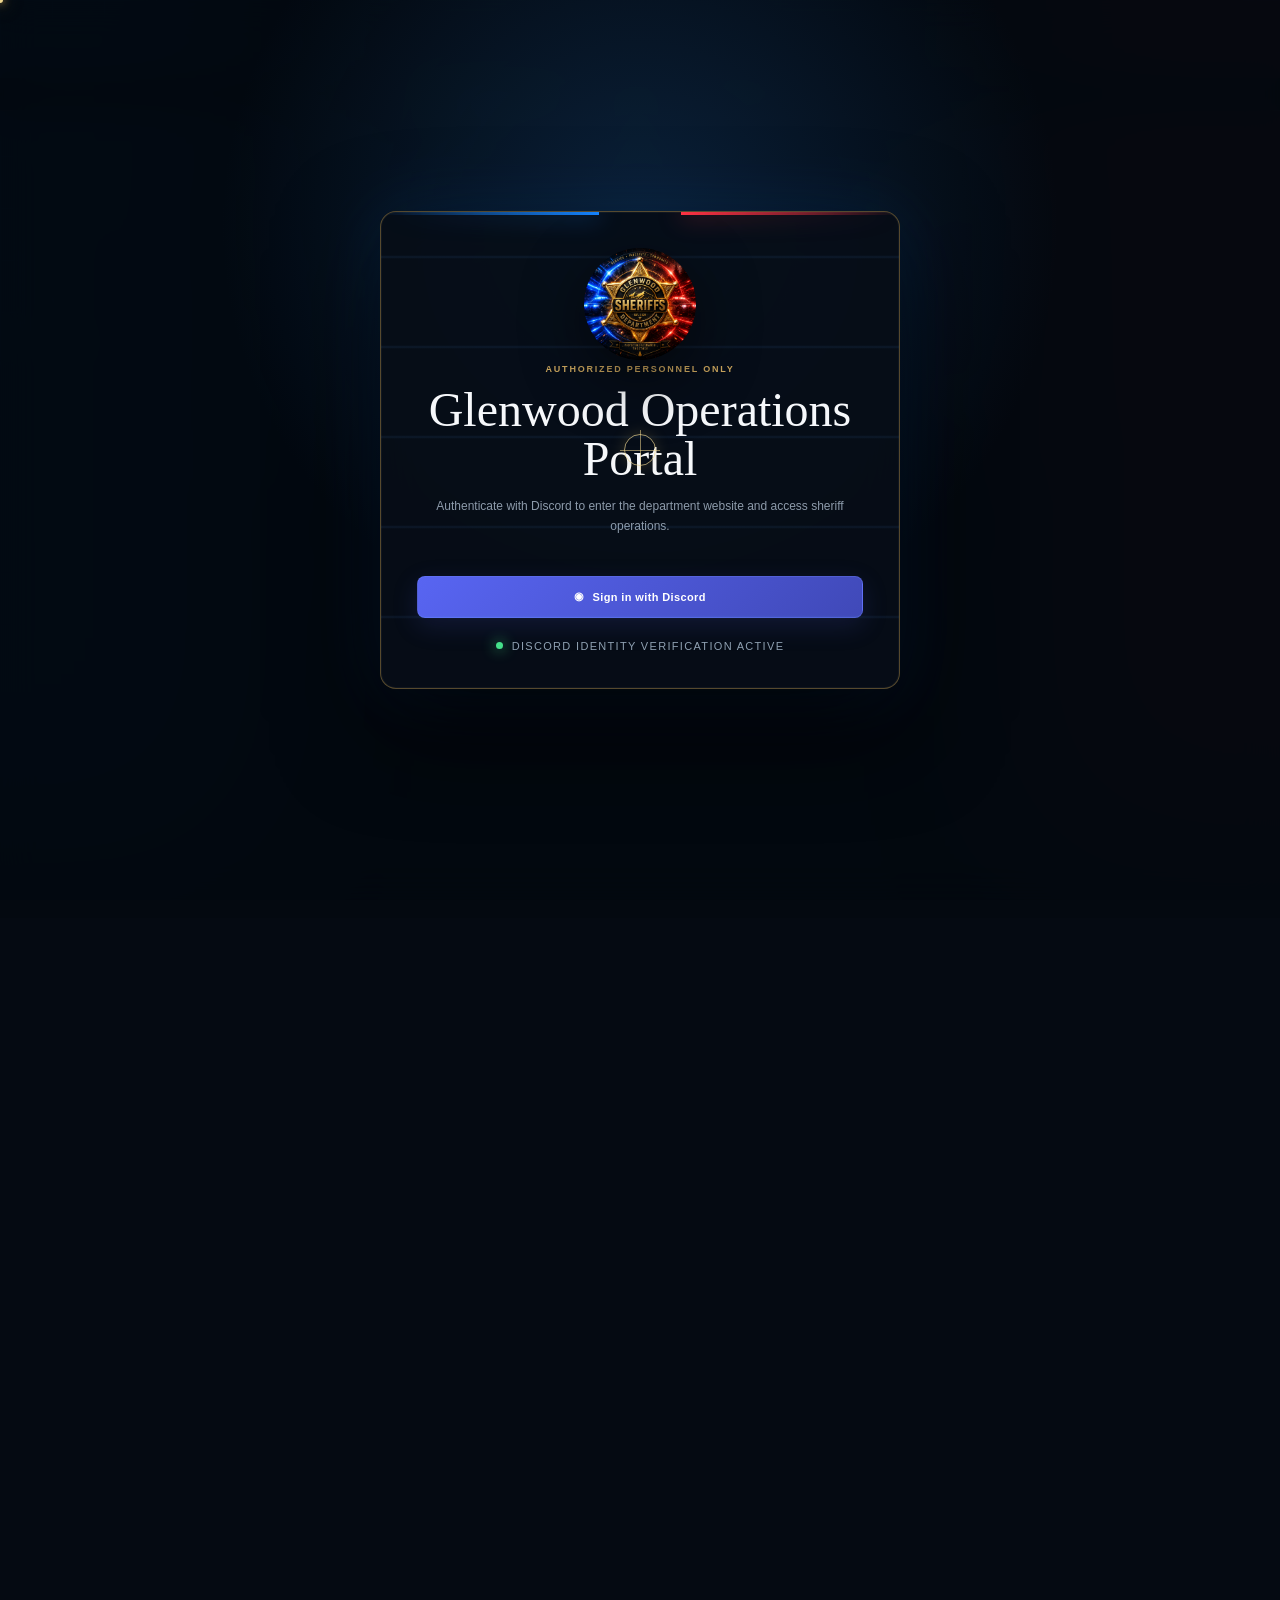
<file: index.html>
<!doctype html>
<html lang="en">
<head>
  <meta charset="UTF-8">
  <meta name="viewport" content="width=device-width, initial-scale=1, viewport-fit=cover">
  <meta name="theme-color" content="#050a12">
  <meta name="description" content="Official community portal for the Glenwood Sheriff's Department Arma Reforger roleplay server.">
  <meta property="og:title" content="Glenwood Sheriff's Department">
  <meta property="og:description" content="A Discord-secured, immersive command portal for the Glenwood Sheriff's Department.">
  <meta property="og:image" content="https://glenwoodsheriffs.github.io/glenwood-sheriffs-paperwork-portal/assets/social-preview.png">
  <meta name="twitter:card" content="summary_large_image">
  <title>Glenwood Sheriff's Department | Arma Reforger RP</title>
  <link rel="icon" href="assets/crest.png">
  <link rel="stylesheet" href="style.css?v=19">
  <script src="script.js?v=19" defer></script>
</head>
<body data-page="public" class="auth-pending">
  <section class="site-login-gate" id="site-login-gate" aria-labelledby="site-login-title">
    <div class="gate-card site-gate-card">
      <div class="gate-scan" aria-hidden="true"></div>
      <img src="assets/crest.png" alt="Glenwood Sheriff's Department badge">
      <p class="eyebrow">AUTHORIZED PERSONNEL ONLY</p>
      <h1 id="site-login-title">Glenwood Operations Portal</h1>
      <p>Authenticate with Discord to enter the department website and access sheriff operations.</p>
      <button class="discord-button staff-login" type="button"><span>◉</span> Sign in with Discord</button>
      <div class="gate-security"><span></span> Discord identity verification active</div>
    </div>
  </section>
  <div class="site-background" aria-hidden="true"></div>
  <div class="tactical-grid" aria-hidden="true"></div>
  <div class="emergency-wash" aria-hidden="true"><i></i><i></i></div>

  <header class="site-header" id="top">
    <a class="brand" href="#top" aria-label="Glenwood Sheriff's Department home">
      <img src="assets/crest.png" alt="Glenwood Sheriff's Department badge">
      <span><strong>GLENWOOD</strong><small>SHERIFF'S DEPARTMENT</small></span>
    </a>
    <button class="mobile-toggle" type="button" aria-label="Open navigation" aria-expanded="false">☰</button>
    <nav class="main-nav" aria-label="Main navigation">
      <a href="#department">Department</a><a href="#roster">Roster</a><a href="#records">Arrest Reports</a><a href="#status">Server Status</a>
    </nav>
    <div class="session-chip"><img id="portal-avatar" src="assets/crest.png" alt=""><span><small>SECURE SESSION</small><b id="portal-username">Authorized</b></span></div>
    <button class="discord-button staff-login" type="button"><span>▣</span> Open MDT</button>
  </header>

  <div class="ops-ticker" aria-label="Department operations ticker"><span class="online-beacon"></span><b>GSD OPERATIONS ACTIVE</b><i></i><span>DISPATCH: PRIMARY</span><i></i><span>PATROL STATUS: 10-8</span><i></i><span id="portal-clock">--:--:--</span></div>

  <main>
    <section class="hero" aria-labelledby="hero-title">
      <div class="hero-copy reveal">
        <p class="eyebrow">ARMA REFORGER ROLEPLAY · LAW ENFORCEMENT</p>
        <h1 id="hero-title">Honor in service.<br><span>Strength in community.</span></h1>
        <p class="hero-lede">Serving the citizens of Glenwood through professionalism, integrity, and realistic law-enforcement roleplay.</p>
        <div class="hero-actions"><a class="button gold" href="#records">File arrest report</a><a class="button ghost" href="dashboard.html">Enter command center</a></div>
        <div class="unit-strip"><span>01</span><p><b>Professional RP</b><small>Structured patrol and investigations</small></p><span>02</span><p><b>Active Command</b><small>Training, leadership, and support</small></p></div>
      </div>
      <div class="hero-visual reveal delay-1">
        <div class="crest-halo"></div><img class="hero-crest" src="assets/crest.png" alt="Glenwood Sheriff's Department emblem">
        <!-- OPTIONAL LOOPING GIF: replace the source below with assets/flashing-lightbar.gif -->
        <img class="gif-placeholder lightbar-gif" src="assets/background.gif" alt="Animated red and blue emergency lights">
        <div class="status-float"><span class="online-beacon"></span><div><small>DISPATCH NETWORK</small><strong>SERVER ONLINE</strong></div></div>
      </div>
    </section>

    <section class="quick-ops section-shell" aria-labelledby="quick-ops-title">
      <div class="section-heading"><p class="eyebrow">AUTHORIZED QUICK ACCESS</p><h2 id="quick-ops-title">Department operations</h2></div>
      <div class="quick-ops-grid">
        <a href="#records"><span>01</span><div><b>New Arrest Report</b><small>File an official report for command review</small></div><i>→</i></a>
        <a href="dashboard.html#dispatch"><span>02</span><div><b>Dispatch Board</b><small>Manage active calls and unit assignments</small></div><i>→</i></a>
        <a href="dashboard.html#bolo"><span>03</span><div><b>Active BOLOs</b><small>View and publish department alerts</small></div><i>→</i></a>
        <a href="dashboard.html#warrants"><span>04</span><div><b>Warrant Desk</b><small>File arrest and search-warrant requests</small></div><i>→</i></a>
      </div>
    </section>

    <section class="status-deck section-shell" id="status" aria-labelledby="status-title">
      <div class="section-heading"><p class="eyebrow">LIVE OPERATIONS</p><h2 id="status-title">Glenwood dispatch status</h2></div>
      <div class="status-grid">
        <article class="status-card primary"><div class="status-line"><span class="online-beacon"></span><b id="server-label">SERVER ONLINE</b></div><strong id="player-count">-- / --</strong><span>PLAYERS CONNECTED</span><small id="status-updated">Awaiting live endpoint configuration</small></article>
        <article class="status-card"><span>REGION</span><strong>North America</strong><small>Optimized for US roleplay sessions</small></article>
        <article class="status-card"><span>COMMUNICATIONS</span><strong>Discord Active</strong><small>Dispatch and staff coordination</small></article>
        <article class="status-card"><span>DEPARTMENT</span><strong>Patrol Active</strong><small>Command and field operations online</small></article>
      </div>
    </section>

    <section class="department section-shell" id="department">
      <div class="split-heading"><div><p class="eyebrow">ABOUT THE DEPARTMENT</p><h2>Built for serious roleplay.</h2></div><p>The Glenwood Sheriff's Department provides organized patrol, investigations, traffic enforcement, and public-safety roleplay across the server. Every deputy is expected to lead with maturity and respect.</p></div>
      <div class="value-grid"><article><span>01</span><h3>Service</h3><p>Support the community and make every interaction meaningful.</p></article><article><span>02</span><h3>Integrity</h3><p>Follow department standards and make fair, consistent decisions.</p></article><article><span>03</span><h3>Community</h3><p>Create memorable scenes that give every player room to participate.</p></article></div>
      <div class="division-grid">
        <article><span class="division-icon">★</span><div><small>DIVISION 01</small><h3>Patrol Operations</h3><p>Proactive patrol, traffic enforcement, emergency response, and community policing throughout Glenwood County.</p></div></article>
        <article><span class="division-icon">⌖</span><div><small>DIVISION 02</small><h3>Criminal Investigations</h3><p>Evidence-led investigations, interviews, case development, and inter-agency coordination.</p></div></article>
        <article><span class="division-icon">◈</span><div><small>DIVISION 03</small><h3>Special Response</h3><p>High-risk warrants, tactical incidents, critical response, and advanced operational support.</p></div></article>
      </div>
    </section>

    <section class="roster section-shell" id="roster">
      <div class="section-heading centered"><p class="eyebrow">CHAIN OF COMMAND</p><h2>Department roster</h2><p>Meet the command staff responsible for operations, training, and standards.</p></div>
      <div class="roster-grid"><article class="officer-card command"><div class="avatar">G</div><span class="rank">SHERIFF · ADMINISTRATOR</span><h3>Grizzly</h3><p>Department command, administration, and community leadership.</p><i class="online-dot"></i></article><article class="officer-card"><div class="avatar muted">C</div><span class="rank">UNDERSHERIFF</span><h3>Command Slot</h3><p>Operations oversight and deputy development.</p></article><article class="officer-card"><div class="avatar muted">P</div><span class="rank">PATROL DIVISION</span><h3>Field Operations</h3><p>Patrol response, traffic enforcement, investigations, and scene command.</p></article></div>
    </section>

    <section class="records section-shell" id="records">
      <div class="records-intro"><p class="eyebrow">SECURE RECORDS & FILING</p><h2>Create an arrest report</h2><p>Complete the guided fields and the system will format a professional Glenwood arrest report for command review.</p><div class="case-preview"><small>AUTOMATIC CASE NUMBER</small><strong id="case-number-preview">GSD-LOADING</strong><span>Generated when this form opens</span></div><div class="privacy-chip">◈ Authenticated department session</div></div>
      <div class="filing-panel">
        <form class="public-form active" id="incident-form" data-submission-type="arrest" novalidate>
          <div class="form-heading"><span>AR</span><div><h3>Glenwood Arrest Report</h3><p>Fields marked with an asterisk are required.</p></div><b class="draft-state">AUTO-SAVES</b></div>
          <input id="case-number" name="caseNumber" type="hidden">
          <fieldset><legend>Case & Officer Information</legend><div class="field-grid"><label><span>Date *</span><input name="date" type="date" required></label><label><span>Arresting Officer *</span><input name="arrestingOfficer" required maxlength="80" placeholder="James Daniel"></label><label><span>Badge Number *</span><input name="badgeNumber" required maxlength="20" inputmode="numeric" placeholder="19010"></label><label><span>Department</span><input name="department" value="Glenwood Sheriff’s Department" readonly></label></div></fieldset>
          <fieldset><legend>Suspect Information</legend><div class="field-grid"><label><span>Arrestee’s Name *</span><input name="arresteeName" required maxlength="100" placeholder="Full roleplay name"></label><label><span>Arrestee’s Gamertag *</span><input name="gamertag" required maxlength="80" placeholder="Xbox / platform name"></label><label class="wide"><span>Gang Affiliation <em>optional</em></span><input name="gangAffiliation" maxlength="100" placeholder="None known"></label></div></fieldset>
          <fieldset><legend>Criminal Charges</legend><div class="charge-builder" id="charge-builder"><div class="charge-row"><label><span>Charge *</span><input name="charge" required maxlength="160" placeholder="Attempted Murder of a Law Enforcement Officer"></label><label><span>Counts</span><input name="count" type="number" min="1" max="99" value="1" required></label><button type="button" class="remove-charge" aria-label="Remove charge">×</button></div></div><button class="add-charge" id="add-charge" type="button">+ Add another charge</button></fieldset>
          <fieldset><legend>Sentencing</legend><div class="field-grid"><label><span>Jail Sentence *</span><div class="input-suffix"><input name="jailSentence" type="number" min="0" max="999" required placeholder="45"><b>MINUTES</b></div></label><label><span>Fine *</span><input name="fine" required maxlength="50" placeholder="No Fine or $5,000"></label></div></fieldset>
          <fieldset><legend>Incident Summary</legend><div class="field-grid"><label class="wide"><span>Summary *</span><textarea name="incidentSummary" required maxlength="3000" placeholder="Describe why the suspect was taken into custody, the events leading to the arrest, and the final disposition."></textarea><small class="field-hint"><b id="summary-count">0</b> / 3000 characters</small></label><label class="wide"><span>Report Status *</span><select name="reportStatus" required><option>CLOSED / SUSPECT PROCESSED</option><option>OPEN / PENDING INVESTIGATION</option><option>REFERRED TO COMMAND</option></select></label></div></fieldset>
          <label class="consent"><input type="checkbox" required><span>I certify that this report is accurate and complete to the best of my knowledge.</span></label><button class="button gold submit-button" type="submit">File arrest report <b>→</b></button><output class="form-message" aria-live="polite"></output>
        </form>
      </div>
    </section>

    <section class="cta section-shell"><div><p class="eyebrow">COMMAND OPERATIONS</p><h2>Protect and serve Glenwood.</h2><p>Access reports, review active paperwork, and keep department operations moving.</p></div><a class="button gold" href="dashboard.html">Open MDT</a>
      <!-- OPTIONAL LOOPING GIF: replace with assets/radar-sweep.gif for a custom transparent radar animation -->
      <img class="gif-placeholder radar-gif" src="assets/background.gif" alt="Animated tactical radar sweep">
    </section>
  </main>

  <footer><a class="brand compact" href="#top"><img src="assets/crest.png" alt=""><span><strong>GLENWOOD</strong><small>SHERIFF'S DEPARTMENT</small></span></a><p>Arma Reforger roleplay community portal · Not affiliated with a real law-enforcement agency.</p><button class="text-button staff-login" type="button">Staff Login</button></footer>
  <div class="toast" role="status" aria-live="polite"></div>
</body>
</html>
</file>
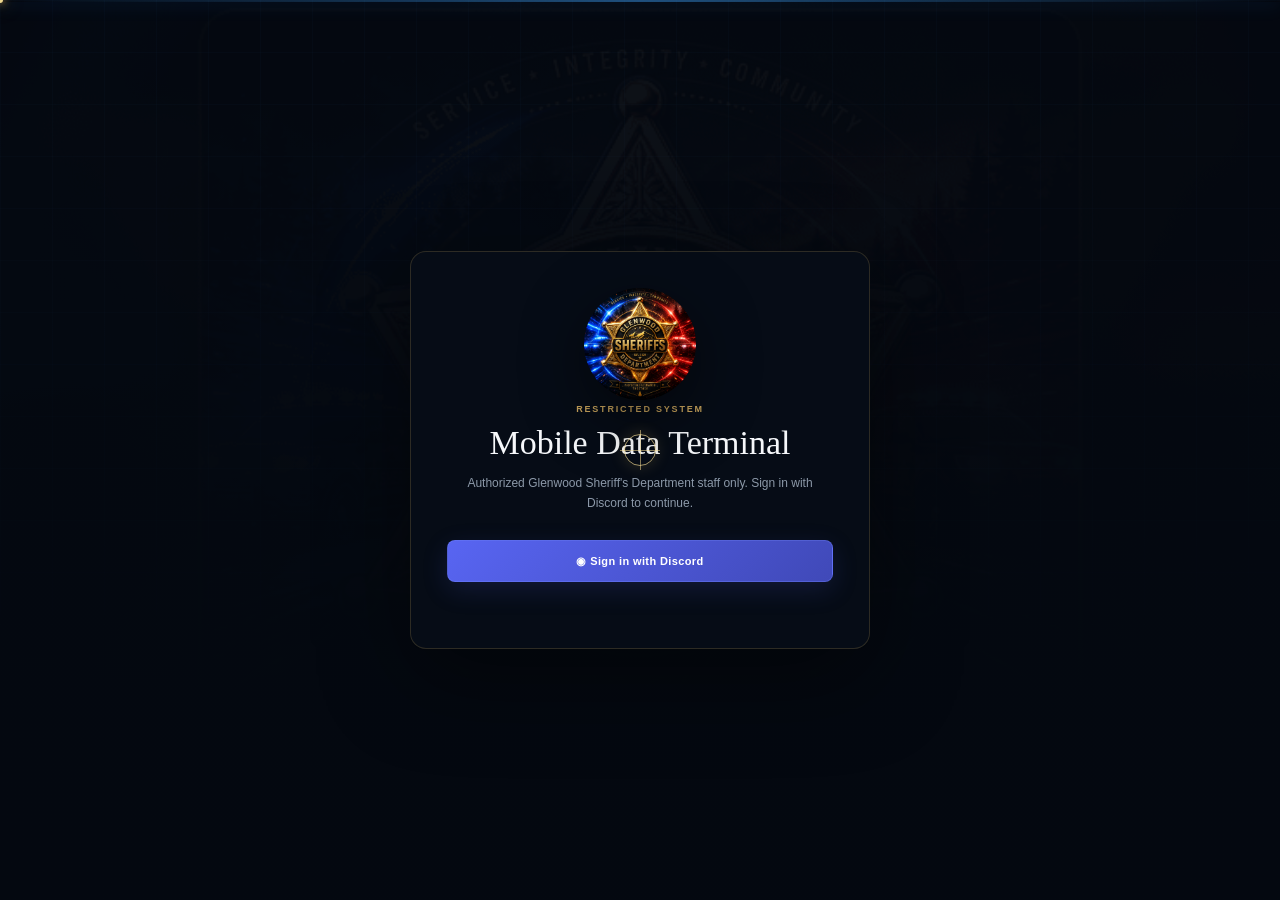
<file: dashboard.html>
<!doctype html>
<html lang="en">
<head>
  <meta charset="UTF-8">
  <meta name="viewport" content="width=device-width, initial-scale=1, viewport-fit=cover">
  <meta name="theme-color" content="#050a12">
  <meta name="robots" content="noindex,nofollow">
  <title>GSD Mobile Data Terminal</title>
  <link rel="icon" href="assets/crest.png">
  <link rel="stylesheet" href="style.css?v=19">
  <script src="script.js?v=19" defer></script>
</head>
<body data-page="dashboard" class="mdt-body">
  <div class="site-background dashboard-bg" aria-hidden="true"></div><div class="tactical-grid" aria-hidden="true"></div><div class="scanline" aria-hidden="true"></div>

  <section class="login-gate" id="login-gate">
    <div class="gate-card"><img src="assets/crest.png" alt="Glenwood Sheriff's Department badge"><p class="eyebrow">RESTRICTED SYSTEM</p><h1>Mobile Data Terminal</h1><p>Authorized Glenwood Sheriff's Department staff only. Sign in with Discord to continue.</p><button class="discord-button staff-login" type="button">◉ Sign in with Discord</button><output id="login-message" aria-live="polite"></output></div>
  </section>

  <div class="mdt-app" id="mdt-app" hidden>
    <aside class="mdt-sidebar">
      <a class="brand" href="index.html"><img src="assets/crest.png" alt=""><span><strong>GSD · MDT</strong><small>SECURE OPERATIONS</small></span></a>
      <nav><button class="mdt-nav active" data-panel="review"><span>▤</span> Records Desk</button><button class="mdt-nav" data-panel="warrants"><span>⚖</span> Warrant Desk <i id="nav-warrant-count">0</i></button><button class="mdt-nav" data-panel="dispatch"><span>⌁</span> Dispatch Board <i id="nav-call-count">0</i></button><button class="mdt-nav" data-panel="bolo"><span>◎</span> BOLO Network <i id="nav-bolo-count">0</i></button><button class="mdt-nav admin-only" data-panel="analytics"><span>▦</span> Administration</button><a class="mdt-nav" href="index.html"><span>←</span> Department Portal</a></nav>
      <div class="terminal-status"><span class="online-beacon"></span><div><b>TERMINAL ONLINE</b><small>Local records connection</small></div></div>
    </aside>

    <main class="mdt-main">
      <header class="mdt-header"><button class="mdt-mobile-toggle" type="button" aria-label="Toggle MDT menu">☰</button><div><p class="eyebrow">GLENWOOD SHERIFF'S DEPARTMENT</p><h1 id="mdt-panel-title">Records Desk</h1></div><div class="mdt-clock"><small>LOCAL TIME</small><strong id="mdt-clock">--:--:--</strong></div><div class="admin-identity"><img id="admin-avatar" src="assets/crest.png" alt="Signed-in sheriff avatar"><span><small id="admin-role">SHERIFF</small><strong id="admin-name">Deputy</strong></span><button id="logout-button" type="button" title="Log out">↪</button></div></header>

      <section class="mdt-content" id="review-panel">
        <div class="welcome-banner"><div><p class="eyebrow" id="clearance-message">DEPARTMENT ACCESS GRANTED</p><h2>Welcome back, <span id="welcome-name">Deputy</span>.</h2><p id="welcome-description">File operational records and maintain department workflow.</p></div><div class="clearance"><span>LEVEL</span><strong id="clearance-level">SHERIFF</strong></div></div>
        <div class="metric-grid"><article><span>TOTAL SUBMISSIONS</span><strong id="metric-total">0</strong><small>Local browser archive</small></article><article><span>PENDING REVIEW</span><strong id="metric-pending">0</strong><small>Awaiting command action</small></article><article><span>APPROVED</span><strong id="metric-approved">0</strong><small>Accepted paperwork</small></article><article><span>DENIED</span><strong id="metric-denied">0</strong><small>Declined paperwork</small></article></div>
        <div class="review-toolbar"><div><p class="eyebrow">SECURE INBOX</p><h2>Paperwork Review Desk</h2></div><label class="mdt-search">⌕<input id="submission-search" placeholder="Search reporter, location, or ID"></label><div class="filter-group" role="group" aria-label="Submission filters"><button class="filter active" data-filter="all">All</button><button class="filter" data-filter="pending">Pending</button><button class="filter" data-filter="approved">Approved</button><button class="filter" data-filter="denied">Denied</button></div></div>
        <div class="submission-list" id="submission-list"></div>
      </section>

      <section class="mdt-content" id="warrants-panel" hidden>
        <div class="workspace-heading"><div><p class="eyebrow">JUDICIAL REQUEST SYSTEM</p><h2>Warrant desk</h2><p>Sheriffs may file arrest and search-warrant requests. Command staff reviews final authorization.</p></div><button class="button gold" type="button" data-open-composer="warrant">+ File warrant</button></div>
        <div class="warrant-summary"><article><span>◷</span><div><small>PENDING COMMAND REVIEW</small><b id="warrants-pending">0</b></div></article><article><span>✓</span><div><small>APPROVED</small><b id="warrants-approved">0</b></div></article><article><span>×</span><div><small>DENIED</small><b id="warrants-denied">0</b></div></article></div>
        <div class="warrant-list" id="warrant-list"></div>
      </section>

      <section class="mdt-content" id="dispatch-panel" hidden>
        <div class="workspace-heading"><div><p class="eyebrow">COMPUTER-AIDED DISPATCH</p><h2>Active call board</h2><p>Track calls, urgency, responding units, and scene status.</p></div><button class="button gold" type="button" data-open-composer="call">+ Create call</button></div>
        <div class="dispatch-summary"><article><span class="pulse-red"></span><div><small>ACTIVE CALLS</small><b id="calls-active">0</b></div></article><article><span>◷</span><div><small>AWAITING UNITS</small><b id="calls-unassigned">0</b></div></article><article><span>✓</span><div><small>CLEARED TODAY</small><b id="calls-cleared">0</b></div></article></div>
        <div class="ops-list" id="dispatch-list"></div>
      </section>

      <section class="mdt-content" id="bolo-panel" hidden>
        <div class="workspace-heading"><div><p class="eyebrow">COUNTY-WIDE ALERT NETWORK</p><h2>Be on the lookout</h2><p>Publish priority alerts for wanted persons, vehicles, and officer-safety notices.</p></div><button class="button gold" type="button" data-open-composer="bolo">+ Publish BOLO</button></div>
        <div class="bolo-list" id="bolo-list"></div>
      </section>

      <section class="mdt-content" id="analytics-panel" hidden>
        <div class="section-heading"><p class="eyebrow">ADMINISTRATION</p><h2>Activity overview</h2><p>Local records management for this browser.</p></div>
        <div class="admin-tool-grid"><article><h3>Export records</h3><p>Download a JSON backup of all locally cached department reports.</p><button class="button gold" id="export-records">Export backup</button></article><article><h3>Import records</h3><p>Restore a compatible Glenwood records backup.</p><label class="button ghost upload-button">Choose backup<input id="import-records" type="file" accept="application/json,.json"></label></article><article><h3>Clear archive</h3><p>Permanently remove all locally cached reports from this browser.</p><button class="button danger" id="clear-records">Clear local data</button></article></div>
        <div class="security-note"><b>GitHub Pages limitation</b><p>This dashboard is client-side. Discord OAuth identifies the viewer, but true access enforcement, hidden webhook secrets, and shared cross-device records require a secure backend.</p></div>
      </section>
    </main>
  </div>

  <dialog class="submission-dialog" id="submission-dialog"><button class="dialog-close" type="button" aria-label="Close">×</button><div id="dialog-content"></div></dialog>
  <dialog class="composer-dialog" id="composer-dialog"><button class="dialog-close composer-close" type="button" aria-label="Close">×</button><form id="composer-form"><p class="eyebrow" id="composer-eyebrow">NEW OPERATIONS RECORD</p><h2 id="composer-title">Create call</h2><div id="composer-fields"></div><button class="button gold" type="submit">Save to operations board</button></form></dialog>
  <div class="toast" role="status" aria-live="polite"></div>
</body>
</html>
</file>
<file: style.css>
:root{color-scheme:dark;--ink:#050a12;--panel:#0a121e;--panel-2:#101b2a;--navy:#102b4c;--blue:#1684ff;--red:#ff3344;--gold:#d8ad55;--gold-light:#f0d88f;--white:#f6f8fb;--muted:#8d9bab;--line:rgb(220 181 101 / 18%);--soft-line:rgb(255 255 255 / 8%);--success:#45df8a;--danger:#ff5964;--shadow:0 30px 90px rgb(0 0 0 / 42%)}
*{box-sizing:border-box}html{scroll-behavior:smooth}body{margin:0;min-width:320px;color:var(--white);background:var(--ink);font-family:Inter,Segoe UI,Arial,sans-serif;overflow-x:hidden}button,input,textarea,select{font:inherit}button,a{ -webkit-tap-highlight-color:transparent}button{cursor:pointer}a{color:inherit;text-decoration:none}img{max-width:100%}[hidden]{display:none!important}
.site-background{position:fixed;z-index:-4;inset:0;background:url('assets/background.gif') center/cover no-repeat;opacity:.2;transform:scale(1.04)}.site-background:after{content:"";position:absolute;inset:0;background:radial-gradient(circle at 50% 15%,transparent,rgb(2 6 11 / 70%) 60%,#03070d 100%),linear-gradient(180deg,rgb(3 8 15 / 55%),#050a12 76%)}.tactical-grid{position:fixed;z-index:-3;inset:0;opacity:.15;background-image:linear-gradient(rgb(64 136 216 / 18%) 1px,transparent 1px),linear-gradient(90deg,rgb(64 136 216 / 18%) 1px,transparent 1px);background-size:52px 52px;mask-image:linear-gradient(to bottom,#000,transparent 82%);animation:grid-drift 20s linear infinite}.emergency-wash{position:fixed;z-index:-2;inset:0;overflow:hidden;pointer-events:none}.emergency-wash i{position:absolute;top:-25%;width:48%;height:120%;filter:blur(95px);opacity:.13}.emergency-wash i:first-child{left:-28%;background:var(--blue);animation:blue-pulse 4.6s ease-in-out infinite}.emergency-wash i:last-child{right:-28%;background:var(--red);animation:red-pulse 4.6s ease-in-out infinite}.scanline{position:fixed;z-index:30;left:0;right:0;height:2px;background:linear-gradient(90deg,transparent,rgb(62 164 255 / 45%),transparent);box-shadow:0 0 18px rgb(45 143 255 / 45%);animation:scan 7s linear infinite;pointer-events:none}
@keyframes grid-drift{to{background-position:52px 52px}}@keyframes blue-pulse{0%,100%{opacity:.07;transform:translateX(-4%)}45%{opacity:.2;transform:translateX(12%)}}@keyframes red-pulse{0%,100%{opacity:.2;transform:translateX(-12%)}45%{opacity:.07;transform:translateX(4%)}}@keyframes beacon{0%,100%{opacity:1;box-shadow:0 0 0 0 rgb(69 223 138 / 55%)}50%{opacity:.75;box-shadow:0 0 0 9px transparent}}@keyframes scan{from{top:-2%}to{top:102%}}@keyframes radar{to{transform:rotate(360deg)}}@keyframes status-flash{50%{opacity:.5;filter:brightness(1.55)}}@keyframes rise{from{opacity:0;transform:translateY(18px)}to{opacity:1;transform:none}}
.site-header{position:sticky;z-index:20;top:0;min-height:78px;display:flex;align-items:center;gap:34px;padding:12px clamp(20px,5vw,76px);border-bottom:1px solid var(--soft-line);background:rgb(4 9 16 / 76%);backdrop-filter:blur(24px)}.brand{display:flex;align-items:center;gap:11px}.brand img{width:48px;height:48px;object-fit:cover;border:1px solid rgb(232 196 119 / 42%);border-radius:50%;box-shadow:0 0 24px rgb(205 156 61 / 13%)}.brand strong,.brand small{display:block}.brand strong{color:var(--gold-light);font:600 17px Georgia,serif;letter-spacing:.12em}.brand small{margin-top:2px;color:#8e9aaa;font-size:8px;letter-spacing:.16em}.brand.compact img{width:38px;height:38px}.brand.compact strong{font-size:14px}.main-nav{display:flex;align-items:center;gap:29px;margin-left:auto}.main-nav a{position:relative;color:#b6c0cc;font-size:11px;font-weight:650;letter-spacing:.05em}.main-nav a:after{content:"";position:absolute;right:0;bottom:-9px;left:0;height:1px;background:var(--gold);transform:scaleX(0);transition:.2s}.main-nav a:hover{color:#fff}.main-nav a:hover:after{transform:scaleX(1)}.mobile-toggle{display:none}.discord-button,.button{min-height:42px;display:inline-flex;align-items:center;justify-content:center;gap:8px;padding:0 16px;border-radius:8px;font-size:11px;font-weight:750;letter-spacing:.035em;transition:.2s}.discord-button{color:white;border:1px solid rgb(117 136 255 / 32%);background:linear-gradient(135deg,#5865f2,#4049b8);box-shadow:0 8px 26px rgb(72 83 198 / 18%)}.discord-button:hover,.button:hover{transform:translateY(-2px);filter:brightness(1.08)}.button.gold{color:#140f06;border:1px solid #e7ca83;background:linear-gradient(135deg,#f0d58f,#ae7e32);box-shadow:0 11px 35px rgb(196 145 48 / 20%)}.button.ghost{color:#dae1e9;border:1px solid rgb(255 255 255 / 14%);background:rgb(7 13 22 / 66%);backdrop-filter:blur(12px)}.button.danger{color:#ffb1b6;border:1px solid rgb(255 89 100 / 35%);background:rgb(255 89 100 / 9%)}.text-button{padding:5px;color:#aeb9c5;border:0;background:transparent;font-size:11px}.text-button:hover{color:var(--gold-light)}
.hero{min-height:calc(100vh - 78px);display:grid;grid-template-columns:minmax(0,1.1fr) minmax(350px,.9fr);align-items:center;gap:40px;padding:clamp(54px,8vw,110px) clamp(22px,7vw,110px);position:relative}.hero-copy{max-width:770px}.eyebrow{margin:0;color:#caa55d;font-size:9px;font-weight:800;letter-spacing:.2em}.hero h1{margin:17px 0 20px;font:500 clamp(48px,6.4vw,89px)/.96 Georgia,serif;letter-spacing:-.035em}.hero h1 span{color:transparent;background:linear-gradient(110deg,#f4dfa9,#b37e2f);background-clip:text}.hero-lede{max-width:660px;color:#a4b0bf;font-size:15px;line-height:1.75}.hero-actions{display:flex;gap:10px;margin-top:28px}.hero-actions .button{min-height:48px;padding:0 21px}.unit-strip{display:grid;grid-template-columns:auto 1fr auto 1fr;align-items:center;gap:12px;margin-top:46px;padding-top:22px;border-top:1px solid var(--soft-line)}.unit-strip>span{width:29px;height:29px;display:grid;place-items:center;color:var(--gold);border:1px solid var(--line);border-radius:50%;font-size:8px}.unit-strip p{margin:0}.unit-strip b,.unit-strip small{display:block}.unit-strip b{font-size:10px;letter-spacing:.05em}.unit-strip small{margin-top:3px;color:#6f7c8d;font-size:9px}.hero-visual{min-height:580px;display:grid;place-items:center;position:relative;isolation:isolate}.hero-crest{position:relative;z-index:3;width:min(490px,90%);aspect-ratio:1;object-fit:cover;border-radius:50%;filter:drop-shadow(0 28px 50px rgb(0 0 0 / 60%));animation:crest-float 5s ease-in-out infinite}.crest-halo{position:absolute;z-index:1;width:min(570px,100%);aspect-ratio:1;border:1px solid rgb(216 173 85 / 20%);border-radius:50%;box-shadow:inset 0 0 80px rgb(17 110 255 / 9%),0 0 90px rgb(255 43 55 / 8%)}.crest-halo:before{content:"";position:absolute;inset:9%;border:1px dashed rgb(216 173 85 / 19%);border-radius:50%;animation:radar 24s linear infinite}.gif-placeholder{position:absolute;object-fit:cover}.lightbar-gif{z-index:2;width:105%;height:58%;border-radius:50%;opacity:.3;filter:saturate(1.4) blur(2px);mask-image:radial-gradient(ellipse,#000,transparent 70%)}.status-float{position:absolute;z-index:5;right:0;bottom:10%;display:flex;align-items:center;gap:11px;padding:12px 15px;border:1px solid rgb(69 223 138 / 20%);border-radius:9px;background:rgb(5 12 18 / 82%);box-shadow:var(--shadow);backdrop-filter:blur(18px)}.status-float small,.status-float strong{display:block}.status-float small{color:#6f7e8e;font-size:7px;letter-spacing:.14em}.status-float strong{margin-top:3px;color:#aaf4cb;font-size:10px;letter-spacing:.08em}.online-beacon{width:8px;height:8px;display:inline-block;border-radius:50%;background:var(--success);box-shadow:0 0 16px var(--success);animation:beacon 1.5s ease-in-out infinite}@keyframes crest-float{0%,100%{transform:translateY(-5px)}50%{transform:translateY(7px)}}.reveal{animation:rise .8s ease both}.delay-1{animation-delay:.18s}
.section-shell{width:min(1180px,calc(100% - 42px));margin:0 auto;padding:90px 0}.section-heading h2,.split-heading h2,.records-intro h2,.cta h2{margin:9px 0 0;font:500 clamp(31px,4vw,50px)/1.05 Georgia,serif}.section-heading.centered{text-align:center}.section-heading.centered>p:last-child{max-width:590px;margin:13px auto 0;color:var(--muted);font-size:13px;line-height:1.65}.status-deck{padding-top:30px}.status-grid{display:grid;grid-template-columns:1.2fr repeat(3,1fr);gap:11px;margin-top:22px}.status-card{min-height:150px;padding:22px;border:1px solid var(--soft-line);border-radius:12px;background:linear-gradient(145deg,rgb(13 23 36 / 88%),rgb(7 13 21 / 86%));box-shadow:0 20px 55px rgb(0 0 0 / 22%);backdrop-filter:blur(14px)}.status-card>span{color:#6f7c8d;font-size:8px;letter-spacing:.14em}.status-card>strong{display:block;margin-top:27px;color:#e3e9ef;font:500 18px Georgia,serif}.status-card>small{display:block;margin-top:7px;color:#697687;font-size:9px;line-height:1.4}.status-card.primary{border-color:rgb(69 223 138 / 20%)}.status-line{display:flex;align-items:center;gap:9px;color:#9deac0;font-size:9px;letter-spacing:.12em}.status-card.primary>strong{margin-top:18px;color:#ebd08e;font-size:29px}.split-heading{display:grid;grid-template-columns:1fr 1fr;gap:70px;align-items:end}.split-heading>p{margin:0;color:#909dac;font-size:13px;line-height:1.75}.value-grid{display:grid;grid-template-columns:repeat(3,1fr);gap:12px;margin-top:34px}.value-grid article{padding:27px;border-top:1px solid rgb(217 175 88 / 35%);background:linear-gradient(180deg,rgb(19 30 44 / 66%),rgb(8 14 22 / 62%))}.value-grid span{color:#aa8440;font-size:9px}.value-grid h3{margin:20px 0 8px;font:500 23px Georgia,serif}.value-grid p{margin:0;color:#7f8b9a;font-size:11px;line-height:1.65}.roster-grid{display:grid;grid-template-columns:repeat(3,1fr);gap:14px;margin-top:34px}.officer-card{position:relative;padding:28px;text-align:center;border:1px solid var(--soft-line);border-radius:13px;background:rgb(8 15 24 / 80%);backdrop-filter:blur(16px)}.officer-card.command{border-color:rgb(216 173 85 / 28%);box-shadow:0 25px 70px rgb(0 0 0 / 25%)}.avatar{width:74px;height:74px;display:grid;place-items:center;margin:0 auto 18px;color:#160f05;border:2px solid #d7ad58;border-radius:50%;background:linear-gradient(145deg,#f2dc9d,#9d6b24);font:700 26px Georgia,serif}.avatar.muted{color:#8090a1;border-color:#2e4259;background:#111d2a}.rank{color:#c59e50;font-size:8px;font-weight:800;letter-spacing:.15em}.officer-card h3{margin:9px 0 8px;font:500 23px Georgia,serif}.officer-card p{margin:0;color:#7f8b9a;font-size:10px;line-height:1.6}.online-dot{position:absolute;top:17px;right:17px;width:7px;height:7px;border-radius:50%;background:var(--success);box-shadow:0 0 12px var(--success)}
.records{display:grid;grid-template-columns:.72fr 1.28fr;gap:56px;align-items:start}.records-intro{position:sticky;top:110px}.records-intro>p:not(.eyebrow){color:#8f9cab;font-size:13px;line-height:1.7}.privacy-chip{display:inline-flex;margin-top:15px;padding:8px 11px;color:#9fc2dc;border:1px solid rgb(55 137 205 / 22%);border-radius:7px;background:rgb(18 87 143 / 9%);font-size:9px}.filing-panel{border:1px solid var(--line);border-radius:15px;background:linear-gradient(145deg,rgb(13 22 34 / 94%),rgb(7 13 21 / 91%));box-shadow:var(--shadow);overflow:hidden}.form-tabs{display:grid;grid-template-columns:1fr 1fr;padding:7px;border-bottom:1px solid var(--soft-line);background:rgb(3 8 14 / 45%)}.form-tab{min-height:42px;color:#7e8b9b;border:0;border-radius:8px;background:transparent;font-size:10px;font-weight:750}.form-tab.active{color:#f3dfad;background:linear-gradient(135deg,rgb(204 157 68 / 18%),rgb(204 157 68 / 5%));box-shadow:inset 0 0 0 1px rgb(216 173 85 / 18%)}.public-form{display:none;padding:28px}.public-form.active{display:block}.form-heading{display:flex;gap:12px;margin-bottom:23px}.form-heading>span{width:30px;height:30px;display:grid;place-items:center;flex:0 0 30px;color:var(--gold);border:1px solid var(--line);border-radius:50%;font-size:8px}.form-heading h3{margin:0;font:500 20px Georgia,serif}.form-heading p{margin:4px 0 0;color:#748193;font-size:10px}.field-grid{display:grid;grid-template-columns:1fr 1fr;gap:15px}.field-grid label{display:grid;gap:7px}.field-grid label.wide{grid-column:1/-1}.field-grid label>span{color:#b9c4d0;font-size:10px;font-weight:700}.field-grid input,.field-grid textarea{width:100%;color:#eef2f6;border:1px solid rgb(255 255 255 / 10%);border-radius:8px;background:rgb(2 7 12 / 43%);outline:0}.field-grid input{height:43px;padding:0 12px}.field-grid textarea{min-height:118px;padding:12px;line-height:1.5;resize:vertical}.field-grid input:focus,.field-grid textarea:focus{border-color:#cba452;box-shadow:0 0 0 3px rgb(216 173 85 / 10%)}.field-grid input:user-invalid,.field-grid textarea:user-invalid{border-color:rgb(255 89 100 / 55%)}.consent{display:flex;align-items:flex-start;gap:9px;margin:18px 0;color:#7f8c9c;font-size:9px;line-height:1.45}.consent input{margin-top:1px;accent-color:#cba452}.submit-button{width:100%;min-height:47px}.submit-button b{margin-left:auto}.form-message{display:block;min-height:18px;margin-top:12px;color:#8d9bab;font-size:10px;text-align:center}.form-message.success{color:#77e7a8}.form-message.error{color:#ff858d}.cta{position:relative;min-height:290px;display:flex;align-items:center;justify-content:space-between;gap:30px;padding:45px;overflow:hidden;border:1px solid rgb(216 173 85 / 24%);border-radius:16px;background:linear-gradient(110deg,rgb(21 31 44 / 94%),rgb(28 19 13 / 86%));box-shadow:var(--shadow)}.cta>div,.cta>.button{position:relative;z-index:2}.cta p:not(.eyebrow){max-width:620px;color:#8d99a8;font-size:12px}.radar-gif{z-index:1;right:-9%;width:48%;height:150%;opacity:.12;border-radius:50%;filter:saturate(1.4);mask-image:radial-gradient(#000,transparent 70%)}footer{display:flex;align-items:center;gap:24px;margin-top:90px;padding:23px clamp(20px,5vw,76px);border-top:1px solid var(--soft-line);background:rgb(3 7 12 / 78%)}footer>p{margin:0 auto;color:#667383;font-size:9px}.toast{position:fixed;z-index:80;right:20px;bottom:20px;max-width:360px;padding:13px 16px;color:#161005;border:1px solid #ead18e;border-radius:9px;background:linear-gradient(135deg,#f0da9a,#b88335);box-shadow:0 20px 60px rgb(0 0 0 / 50%);font-size:11px;font-weight:750;opacity:0;transform:translateY(15px);pointer-events:none;transition:.25s}.toast.show{opacity:1;transform:none}
/* MDT */.mdt-body{min-height:100vh}.dashboard-bg{opacity:.12}.login-gate{min-height:100vh;display:grid;place-items:center;padding:24px}.gate-card{width:min(460px,100%);padding:36px;text-align:center;border:1px solid var(--line);border-radius:16px;background:rgb(7 14 23 / 92%);box-shadow:var(--shadow);backdrop-filter:blur(22px)}.gate-card>img{width:112px;height:112px;border-radius:50%;object-fit:cover;filter:drop-shadow(0 18px 30px rgb(0 0 0 / 50%))}.gate-card h1{margin:10px 0;font:500 34px Georgia,serif}.gate-card>p:not(.eyebrow){color:#8c99a9;font-size:12px;line-height:1.65}.gate-card .discord-button{width:100%;margin-top:15px}.gate-card .text-button{margin-top:12px}.gate-card output{display:block;min-height:18px;margin-top:12px;color:#ff8b92;font-size:10px}.mdt-app{min-height:100vh;display:grid;grid-template-columns:230px 1fr}.mdt-sidebar{position:sticky;top:0;height:100vh;display:flex;flex-direction:column;padding:21px 16px;border-right:1px solid var(--soft-line);background:rgb(3 9 16 / 91%);backdrop-filter:blur(20px)}.mdt-sidebar nav{display:grid;gap:5px;margin-top:35px}.mdt-nav{min-height:43px;display:flex;align-items:center;gap:11px;padding:0 12px;color:#8996a6;border:1px solid transparent;border-radius:8px;background:transparent;font-size:10px;text-align:left}.mdt-nav span{color:#b9954d}.mdt-nav:hover,.mdt-nav.active{color:#f2dfb3;border-color:rgb(216 173 85 / 17%);background:rgb(196 145 48 / 9%)}.terminal-status{display:flex;align-items:center;gap:10px;margin-top:auto;padding:12px;border:1px solid rgb(69 223 138 / 16%);border-radius:9px;background:rgb(69 223 138 / 4%)}.terminal-status b,.terminal-status small{display:block}.terminal-status b{color:#9cebc0;font-size:8px;letter-spacing:.1em}.terminal-status small{margin-top:3px;color:#667584;font-size:8px}.mdt-main{min-width:0}.mdt-header{min-height:84px;display:flex;align-items:center;gap:15px;padding:15px 27px;border-bottom:1px solid var(--soft-line);background:rgb(5 11 19 / 75%);backdrop-filter:blur(20px)}.mdt-header h1{margin:4px 0 0;font:500 23px Georgia,serif}.mdt-mobile-toggle{display:none}.admin-identity{display:flex;align-items:center;gap:10px;margin-left:auto}.admin-identity>img{width:40px;height:40px;border:1px solid rgb(216 173 85 / 28%);border-radius:50%;object-fit:cover}.admin-identity small,.admin-identity strong{display:block}.admin-identity small{color:#b48b40;font-size:7px;letter-spacing:.12em}.admin-identity strong{margin-top:3px;font-size:11px}.admin-identity button{width:34px;height:34px;color:#8794a4;border:1px solid var(--soft-line);border-radius:8px;background:rgb(255 255 255 / 3%)}.mdt-content{width:min(1180px,calc(100% - 40px));margin:0 auto;padding:30px 0 60px}.welcome-banner{display:flex;align-items:center;justify-content:space-between;padding:24px 27px;border:1px solid var(--line);border-radius:13px;background:linear-gradient(120deg,rgb(29 22 14 / 88%),rgb(8 18 31 / 90%));box-shadow:0 22px 60px rgb(0 0 0 / 25%)}.welcome-banner h2{margin:6px 0;font:500 27px Georgia,serif}.welcome-banner h2 span{color:var(--gold-light)}.welcome-banner>div>p:last-child{margin:0;color:#8090a0;font-size:10px}.clearance{width:74px;height:74px;display:grid;place-items:center;border:1px solid rgb(216 173 85 / 30%);border-radius:50%;background:rgb(203 152 54 / 8%)}.clearance span,.clearance strong{display:block;text-align:center}.clearance span{align-self:end;color:#8f794d;font-size:7px}.clearance strong{align-self:start;color:#e4c577;font-size:11px}.metric-grid{display:grid;grid-template-columns:repeat(4,1fr);gap:10px;margin-top:14px}.metric-grid article{padding:17px;border:1px solid var(--soft-line);border-radius:10px;background:rgb(7 14 23 / 79%)}.metric-grid span,.metric-grid strong,.metric-grid small{display:block}.metric-grid span{color:#738091;font-size:7px;letter-spacing:.12em}.metric-grid strong{margin:8px 0 4px;color:#ecd08c;font:500 24px Georgia,serif}.metric-grid small{color:#566475;font-size:8px}.review-toolbar{display:flex;align-items:end;gap:14px;margin:31px 0 12px}.review-toolbar h2{margin:5px 0 0;font:500 20px Georgia,serif}.mdt-search{width:220px;height:38px;display:flex;align-items:center;gap:7px;margin-left:auto;padding:0 11px;color:#6f7c8c;border:1px solid var(--soft-line);border-radius:8px;background:rgb(3 9 15 / 52%)}.mdt-search input{width:100%;color:white;border:0;background:transparent;outline:0;font-size:10px}.filter-group{display:flex;padding:3px;border:1px solid var(--soft-line);border-radius:8px;background:rgb(3 8 14 / 50%)}.filter{min-height:30px;padding:0 10px;color:#6e7b8b;border:0;border-radius:6px;background:transparent;font-size:8px}.filter.active{color:#ead399;background:rgb(202 152 57 / 12%)}.submission-list{display:grid;gap:9px;max-height:610px;overflow:auto;padding-right:4px}.submission-card{display:grid;grid-template-columns:auto minmax(0,1fr) auto;gap:13px;align-items:center;padding:16px;border:1px solid var(--soft-line);border-radius:10px;background:rgb(7 14 23 / 82%)}.submission-type{width:39px;height:39px;display:grid;place-items:center;color:#d7b366;border:1px solid var(--line);border-radius:9px;background:rgb(197 145 47 / 8%)}.submission-copy strong,.submission-copy span{display:block}.submission-copy strong{font-size:11px}.submission-copy span{margin-top:4px;color:#6f7c8d;font-size:9px}.submission-actions{display:flex;align-items:center;gap:7px}.status-tag{padding:6px 9px;border:1px solid rgb(216 173 85 / 22%);border-radius:99px;color:#d5b66f;background:rgb(202 152 57 / 8%);font-size:7px;font-weight:800;letter-spacing:.08em;text-transform:uppercase}.status-tag.approved{color:#8df0ba;border-color:rgb(69 223 138 / 25%);background:rgb(69 223 138 / 7%);animation:status-flash 1.5s ease-in-out 3}.status-tag.denied{color:#ff9ca3;border-color:rgb(255 89 100 / 25%);background:rgb(255 89 100 / 7%);animation:status-flash 1.5s ease-in-out 3}.small-action{min-height:31px;padding:0 9px;border-radius:7px;font-size:8px;font-weight:750}.approve{color:#91edba;border:1px solid rgb(69 223 138 / 22%);background:rgb(69 223 138 / 6%)}.deny{color:#ff969e;border:1px solid rgb(255 89 100 / 22%);background:rgb(255 89 100 / 6%)}.view{color:#b9c5d2;border:1px solid var(--soft-line);background:rgb(255 255 255 / 3%)}.empty-review{padding:50px;text-align:center;border:1px dashed rgb(255 255 255 / 10%);border-radius:11px}.empty-review b{font:500 18px Georgia,serif}.empty-review p{color:#6f7d8d;font-size:10px}.admin-tool-grid{display:grid;grid-template-columns:repeat(3,1fr);gap:12px;margin-top:25px}.admin-tool-grid article{padding:22px;border:1px solid var(--soft-line);border-radius:11px;background:rgb(7 14 23 / 82%)}.admin-tool-grid h3{margin:0;font:500 18px Georgia,serif}.admin-tool-grid p{min-height:52px;color:#748192;font-size:10px;line-height:1.55}.upload-button input{display:none}.security-note{margin-top:18px;padding:16px;border-left:2px solid #c99f4d;background:rgb(255 255 255 / 3%)}.security-note b{font-size:10px}.security-note p{margin:5px 0 0;color:#758292;font-size:9px;line-height:1.55}.submission-dialog{width:min(690px,calc(100% - 24px));max-height:85vh;padding:28px;color:white;border:1px solid var(--line);border-radius:14px;background:#09121e;box-shadow:0 35px 100px #000;overflow:auto}.submission-dialog::backdrop{background:rgb(0 0 0 / 74%);backdrop-filter:blur(6px)}.dialog-close{position:absolute;right:13px;top:12px;width:33px;height:33px;color:#8e9bab;border:1px solid var(--soft-line);border-radius:8px;background:rgb(255 255 255 / 3%)}.dialog-title h2{margin:6px 0 4px;font:500 25px Georgia,serif}.dialog-title p{margin:0;color:#718091;font-size:9px}.dialog-fields{display:grid;grid-template-columns:1fr 1fr;gap:10px;margin-top:22px}.dialog-field{padding:12px;border:1px solid var(--soft-line);border-radius:8px;background:rgb(255 255 255 / 2%)}.dialog-field.wide{grid-column:1/-1}.dialog-field span,.dialog-field p{display:block}.dialog-field span{color:#b8944a;font-size:7px;font-weight:800;letter-spacing:.1em;text-transform:uppercase}.dialog-field p{margin:6px 0 0;color:#d6dde5;font-size:10px;line-height:1.55;white-space:pre-wrap}
@media(max-width:980px){.main-nav{display:none}.mobile-toggle{display:grid;place-items:center;margin-left:auto;width:42px;height:42px;color:white;border:1px solid var(--soft-line);border-radius:8px;background:rgb(255 255 255 / 3%)}.main-nav.open{position:absolute;top:78px;right:0;left:0;display:grid;gap:0;padding:10px 20px;border-bottom:1px solid var(--soft-line);background:rgb(4 9 16 / 96%)}.main-nav.open a{padding:14px}.hero{grid-template-columns:1fr}.hero-copy{text-align:center;margin:auto}.hero-lede{margin-right:auto;margin-left:auto}.hero-actions,.unit-strip{justify-content:center}.hero-visual{min-height:480px}.status-grid{grid-template-columns:1fr 1fr}.records{grid-template-columns:1fr}.records-intro{position:static}.mdt-app{grid-template-columns:1fr}.mdt-sidebar{position:fixed;z-index:50;left:0;width:250px;transform:translateX(-105%);transition:.25s}.mdt-sidebar.open{transform:none}.mdt-mobile-toggle{display:grid;place-items:center;width:40px;height:40px;color:white;border:1px solid var(--soft-line);border-radius:8px;background:rgb(255 255 255 / 3%)}.metric-grid{grid-template-columns:1fr 1fr}}
@media(max-width:680px){.site-header{min-height:68px;padding:10px 14px;gap:8px}.brand img{width:42px;height:42px}.brand strong{font-size:14px}.brand small{font-size:7px}.site-header>.discord-button{width:43px;padding:0;font-size:0}.site-header>.discord-button span{font-size:16px}.main-nav.open{top:68px}.hero{min-height:auto;padding:70px 18px 55px}.hero h1{font-size:44px}.hero-lede{font-size:13px}.hero-actions{display:grid}.unit-strip{grid-template-columns:auto 1fr;text-align:left}.hero-visual{min-height:390px}.hero-crest{width:330px}.status-float{right:3%;bottom:5%}.section-shell{width:calc(100% - 24px);padding:65px 0}.status-grid,.value-grid,.roster-grid{grid-template-columns:1fr}.split-heading{grid-template-columns:1fr;gap:18px}.records{gap:24px}.public-form{padding:20px 15px}.field-grid{grid-template-columns:1fr}.field-grid label.wide{grid-column:auto}.field-grid input{height:48px;font-size:16px}.field-grid textarea{font-size:16px}.form-tabs{grid-template-columns:1fr}.cta{align-items:flex-start;flex-direction:column;padding:28px 21px}.radar-gif{right:-38%;width:100%}footer{align-items:flex-start;flex-direction:column}footer>p{margin:0}.mdt-header{position:sticky;z-index:20;top:0;min-height:72px;padding:10px 12px;background:rgb(4 10 17 / 92%)}.mdt-header h1{max-width:155px;overflow:hidden;font-size:18px;text-overflow:ellipsis;white-space:nowrap}.mdt-header .eyebrow{display:none}.admin-identity>span{display:none}.mdt-content{width:calc(100% - 20px);padding-top:16px}.welcome-banner{padding:20px}.welcome-banner h2{font-size:23px}.clearance{width:56px;height:56px}.metric-grid{gap:7px}.metric-grid article{padding:13px}.review-toolbar{align-items:stretch;flex-direction:column}.mdt-search{width:100%;margin:0}.filter-group{display:grid;grid-template-columns:repeat(4,1fr)}.submission-card{grid-template-columns:auto 1fr}.submission-actions{grid-column:1/-1;flex-wrap:wrap}.admin-tool-grid{grid-template-columns:1fr}.dialog-fields{grid-template-columns:1fr}.dialog-field.wide{grid-column:auto}.gate-card{padding:28px 20px}}
@media(prefers-reduced-motion:reduce){html{scroll-behavior:auto}.tactical-grid,.emergency-wash i,.scanline,.hero-crest,.crest-halo:before,.online-beacon{animation-duration:14s}}

/* Command center upgrade */
.session-chip{display:flex;align-items:center;gap:8px;padding:5px 9px 5px 5px;border:1px solid rgb(69 223 138 / 16%);border-radius:9px;background:rgb(69 223 138 / 4%)}.session-chip img{width:30px;height:30px;border-radius:7px;object-fit:cover}.session-chip small,.session-chip b{display:block}.session-chip small{color:#5f806f;font-size:6px;letter-spacing:.13em}.session-chip b{max-width:105px;margin-top:2px;overflow:hidden;color:#b7eacb;font-size:9px;text-overflow:ellipsis;white-space:nowrap}.ops-ticker{height:33px;display:flex;align-items:center;justify-content:center;gap:14px;color:#8795a5;border-bottom:1px solid var(--soft-line);background:rgb(3 8 14 / 84%);font-size:7px;letter-spacing:.14em}.ops-ticker b{color:#a9eac5}.ops-ticker i{width:2px;height:2px;border-radius:50%;background:#596675}.ops-ticker .online-beacon{width:5px;height:5px}.quick-ops{padding-top:28px}.quick-ops-grid{display:grid;grid-template-columns:repeat(4,1fr);gap:10px;margin-top:22px}.quick-ops-grid a{min-height:112px;display:grid;grid-template-columns:auto 1fr auto;align-items:center;gap:13px;padding:18px;border:1px solid var(--soft-line);border-radius:11px;background:linear-gradient(145deg,rgb(13 23 36 / 88%),rgb(7 13 21 / 86%));transition:.25s}.quick-ops-grid a:hover{border-color:rgb(216 173 85 / 35%);background:linear-gradient(145deg,rgb(24 34 47 / 92%),rgb(11 17 25 / 90%));transform:translateY(-4px);box-shadow:0 20px 55px rgb(0 0 0 / 28%)}.quick-ops-grid a>span{width:30px;height:30px;display:grid;place-items:center;color:var(--gold);border:1px solid var(--line);border-radius:8px;font-size:8px}.quick-ops-grid b,.quick-ops-grid small{display:block}.quick-ops-grid b{font:500 15px Georgia,serif}.quick-ops-grid small{margin-top:5px;color:#718091;font-size:8px;line-height:1.45}.quick-ops-grid i{color:#a88440;font-style:normal}.division-grid{display:grid;grid-template-columns:repeat(3,1fr);gap:12px;margin-top:12px}.division-grid article{display:flex;gap:17px;padding:26px;border:1px solid var(--soft-line);border-radius:11px;background:rgb(7 14 23 / 70%)}.division-icon{width:46px;height:46px;display:grid;place-items:center;flex:0 0 auto;color:#e2c271;border:1px solid rgb(216 173 85 / 22%);border-radius:50%;background:rgb(216 173 85 / 7%);font-size:17px}.division-grid small{color:#98783c;font-size:7px;letter-spacing:.13em}.division-grid h3{margin:7px 0;font:500 18px Georgia,serif}.division-grid p{margin:0;color:#718091;font-size:9px;line-height:1.6}.field-grid select{width:100%;height:43px;padding:0 12px;color:#eef2f6;border:1px solid rgb(255 255 255 / 10%);border-radius:8px;background:#09111b;outline:0}.field-grid label em{color:#687687;font-size:8px;font-weight:400;font-style:normal}.field-grid select:focus{border-color:#cba452;box-shadow:0 0 0 3px rgb(216 173 85 / 10%)}
.mdt-nav i{min-width:19px;margin-left:auto;padding:3px 5px;color:#e4c475;border-radius:99px;background:rgb(216 173 85 / 10%);font-size:7px;font-style:normal;text-align:center}.mdt-clock{margin-left:auto;text-align:right}.mdt-clock small,.mdt-clock strong{display:block}.mdt-clock small{color:#667587;font-size:6px;letter-spacing:.14em}.mdt-clock strong{margin-top:3px;color:#a9eac5;font:500 12px ui-monospace,SFMono-Regular,Consolas,monospace;letter-spacing:.06em}.admin-identity{margin-left:0}.workspace-heading{display:flex;align-items:end;justify-content:space-between;gap:25px;margin-bottom:22px}.workspace-heading h2{margin:6px 0;font:500 29px Georgia,serif}.workspace-heading p:last-child{margin:0;color:#778596;font-size:10px}.dispatch-summary{display:grid;grid-template-columns:repeat(3,1fr);gap:10px;margin-bottom:13px}.dispatch-summary article{display:flex;align-items:center;gap:12px;padding:17px;border:1px solid var(--soft-line);border-radius:10px;background:rgb(7 14 23 / 80%)}.dispatch-summary article>span{width:33px;height:33px;display:grid;place-items:center;color:#d3ad59;border:1px solid var(--line);border-radius:50%}.dispatch-summary small,.dispatch-summary b{display:block}.dispatch-summary small{color:#687688;font-size:7px;letter-spacing:.1em}.dispatch-summary b{margin-top:4px;font:500 21px Georgia,serif}.pulse-red{background:rgb(255 51 68 / 12%)!important;box-shadow:0 0 18px rgb(255 51 68 / 18%);animation:status-flash 1.2s infinite}.ops-list,.bolo-list{display:grid;gap:10px}.dispatch-call{position:relative;display:grid;grid-template-columns:125px minmax(0,1fr) 145px;gap:18px;align-items:center;padding:18px;overflow:hidden;border:1px solid var(--soft-line);border-radius:11px;background:rgb(7 14 23 / 86%)}.dispatch-call:before{content:"";position:absolute;top:0;bottom:0;left:0;width:3px;background:#4d8cd6}.dispatch-call.priority-1:before{background:var(--red);box-shadow:0 0 18px var(--red)}.dispatch-call.priority-2:before{background:#e8ad42}.call-priority small,.call-priority b,.call-main span,.call-main small,.call-unit small,.call-unit b{display:block}.call-priority small{color:#d2a64f;font-size:7px;letter-spacing:.12em}.call-priority b{margin-top:5px;color:#7c8998;font:600 10px ui-monospace,monospace}.call-main span{color:#4e9ff5;font-size:7px;font-weight:800;letter-spacing:.09em;text-transform:uppercase}.call-main h3{margin:4px 0;font:500 18px Georgia,serif}.call-main p{margin:0;color:#8895a5;font-size:9px;line-height:1.45}.call-main small{margin-top:7px;color:#526071;font-size:7px}.call-unit{padding-left:16px;border-left:1px solid var(--soft-line)}.call-unit small{color:#677486;font-size:7px}.call-unit b{margin:5px 0 10px;color:#aee9c7;font-size:11px}.call-unit button,.bolo-card>button{min-height:30px;padding:0 10px;color:#b9c5d1;border:1px solid var(--soft-line);border-radius:7px;background:rgb(255 255 255 / 3%);font-size:8px}.bolo-card{display:grid;grid-template-columns:90px minmax(0,1fr) auto;gap:19px;align-items:center;padding:20px;border:1px solid rgb(255 89 100 / 16%);border-radius:11px;background:linear-gradient(120deg,rgb(42 11 17 / 36%),rgb(7 14 23 / 88%))}.bolo-alert{height:74px;display:grid;place-items:center;border:1px solid rgb(255 89 100 / 26%);border-radius:9px;background:rgb(255 89 100 / 7%)}.bolo-alert span,.bolo-alert b{display:block}.bolo-alert span{align-self:end;color:#ff7e87;font-size:12px;font-weight:900;letter-spacing:.16em}.bolo-alert b{align-self:start;max-width:75px;color:#9d6065;font-size:6px;text-align:center;text-transform:uppercase}.bolo-card>div:nth-child(2)>small{color:#9c787b;font-size:7px;letter-spacing:.1em}.bolo-card h3{margin:5px 0;font:500 20px Georgia,serif}.bolo-card p{margin:0;color:#8693a2;font-size:9px;line-height:1.5}.bolo-meta{display:flex;gap:15px;margin-top:9px}.bolo-meta span{color:#659bd3;font-size:8px}.bolo-meta strong{color:#f09aa0;font-size:8px}.composer-dialog{width:min(680px,calc(100% - 24px));padding:28px;color:#fff;border:1px solid var(--line);border-radius:14px;background:#09121e;box-shadow:0 35px 100px #000}.composer-dialog::backdrop{background:rgb(0 0 0 / 78%);backdrop-filter:blur(7px)}.composer-dialog h2{margin:7px 0 20px;font:500 27px Georgia,serif}.composer-grid{display:grid;grid-template-columns:1fr 1fr;gap:13px;margin-bottom:19px}.composer-grid label{display:grid;gap:6px}.composer-grid label.wide{grid-column:1/-1}.composer-grid label>span{color:#aeb9c5;font-size:9px;font-weight:700}.composer-grid input,.composer-grid select,.composer-grid textarea{width:100%;color:white;border:1px solid var(--soft-line);border-radius:8px;background:#050b13;outline:0}.composer-grid input,.composer-grid select{height:42px;padding:0 11px}.composer-grid textarea{min-height:105px;padding:11px;resize:vertical}.composer-grid input:focus,.composer-grid select:focus,.composer-grid textarea:focus{border-color:#cba452}.composer-dialog .button{width:100%}
@media(max-width:980px){.session-chip{display:none}.quick-ops-grid{grid-template-columns:1fr 1fr}.division-grid{grid-template-columns:1fr}.dispatch-call{grid-template-columns:110px 1fr}.call-unit{grid-column:1/-1;padding:12px 0 0;border-top:1px solid var(--soft-line);border-left:0}.bolo-card{grid-template-columns:75px 1fr}.bolo-card>button{grid-column:1/-1}}
@media(max-width:680px){.ops-ticker{justify-content:flex-start;padding:0 14px;overflow:hidden;white-space:nowrap}.ops-ticker i:nth-of-type(n+2),.ops-ticker i:nth-of-type(n+2)~span{display:none}.quick-ops-grid{grid-template-columns:1fr}.division-grid article{padding:20px}.mdt-clock{display:none}.workspace-heading{align-items:stretch;flex-direction:column}.dispatch-summary{grid-template-columns:1fr}.dispatch-call{grid-template-columns:1fr}.bolo-card{grid-template-columns:1fr}.bolo-alert{height:58px}.bolo-card>button{grid-column:auto}.composer-grid{grid-template-columns:1fr}.composer-grid label.wide{grid-column:auto}.composer-grid input,.composer-grid select,.composer-grid textarea{font-size:16px}}

/* Guided arrest report */
.case-preview{margin-top:24px;padding:17px;border:1px solid rgb(216 173 85 / 22%);border-radius:10px;background:linear-gradient(135deg,rgb(216 173 85 / 9%),rgb(15 66 111 / 8%))}.case-preview small,.case-preview strong,.case-preview span{display:block}.case-preview small{color:#8f794d;font-size:7px;letter-spacing:.15em}.case-preview strong{margin:7px 0 4px;color:#f0d68f;font:600 17px ui-monospace,SFMono-Regular,Consolas,monospace;letter-spacing:.06em}.case-preview span{color:#677586;font-size:8px}.draft-state{margin-left:auto;align-self:center;padding:5px 7px;color:#7ccba0;border:1px solid rgb(69 223 138 / 15%);border-radius:99px;background:rgb(69 223 138 / 5%);font-size:6px;letter-spacing:.1em}.public-form fieldset{margin:0 0 23px;padding:20px;border:1px solid var(--soft-line);border-radius:10px;background:rgb(2 7 12 / 22%)}.public-form fieldset legend{padding:0 8px;color:#d0ae65;font-size:8px;font-weight:800;letter-spacing:.14em;text-transform:uppercase}.field-grid input[readonly]{color:#8e9cab;background:rgb(255 255 255 / 2%)}.charge-builder{display:grid;gap:9px}.charge-row{display:grid;grid-template-columns:minmax(0,1fr) 88px 34px;gap:9px;align-items:end}.charge-row label{display:grid;gap:7px}.charge-row label>span{color:#b9c4d0;font-size:10px;font-weight:700}.charge-row input{width:100%;height:43px;padding:0 12px;color:#eef2f6;border:1px solid rgb(255 255 255 / 10%);border-radius:8px;background:rgb(2 7 12 / 43%);outline:0}.remove-charge{width:34px;height:43px;color:#ff8991;border:1px solid rgb(255 89 100 / 18%);border-radius:8px;background:rgb(255 89 100 / 5%)}.add-charge{margin-top:10px;padding:7px 0;color:#c8aa68;border:0;background:transparent;font-size:9px;font-weight:750}.add-charge:hover{color:#f0d68f}.input-suffix{position:relative}.input-suffix input{padding-right:75px}.input-suffix b{position:absolute;top:50%;right:11px;color:#6c7989;font-size:7px;letter-spacing:.08em;transform:translateY(-50%)}.field-hint{color:#647182;font-size:8px;text-align:right}.field-hint b{color:#b79a5e}.official-report{color:#16202a;border-radius:5px;background:#f3f0e8;box-shadow:0 25px 80px rgb(0 0 0 / 45%);overflow:hidden}.official-report>header{display:grid;grid-template-columns:58px 1fr auto;gap:14px;align-items:center;padding:19px 22px;color:#fff;background:linear-gradient(120deg,#0c2843,#081722)}.official-report>header img{width:56px;height:56px;border-radius:50%;object-fit:cover}.official-report>header small{color:#cab271;font-size:7px;font-weight:800;letter-spacing:.15em}.official-report>header h2{margin:4px 0 0;font:600 23px Georgia,serif;letter-spacing:.06em}.report-review-state{padding:6px 8px;color:#d9bd74;border:1px solid rgb(217 189 116 / 35%);border-radius:99px;font-size:6px;font-weight:900;letter-spacing:.1em;text-transform:uppercase}.report-review-state.approved{color:#9de1b8;border-color:#4f9c6c}.report-review-state.denied{color:#ff9fa5;border-color:#b14d55}.report-id-grid{display:grid;grid-template-columns:1fr 1fr 1.3fr;padding:16px 22px;border-bottom:1px solid #d4d0c5;background:#e8e4d9}.report-id-grid p,.report-detail-grid p{margin:0}.report-id-grid span,.report-id-grid b,.report-detail-grid span,.report-detail-grid b{display:block}.report-id-grid span,.report-detail-grid span{color:#6d7478;font-size:6px;font-weight:900;letter-spacing:.1em;text-transform:uppercase}.report-id-grid b,.report-detail-grid b{margin-top:4px;color:#1c2933;font-size:9px}.report-section{padding:17px 22px;border-bottom:1px solid #d9d5ca}.report-section h3{margin:0 0 12px;color:#14324b;font-size:8px;letter-spacing:.15em}.report-detail-grid{display:grid;grid-template-columns:repeat(3,1fr);gap:13px}.charge-list{display:grid;gap:7px;margin:0;padding-left:18px;color:#28343d;font-size:9px;line-height:1.5}.charge-list b{color:#6a301f}.report-summary p{margin:0;color:#2e3942;font-size:9px;line-height:1.7;white-space:pre-wrap}.official-report>footer{display:flex;align-items:center;justify-content:space-between;margin:0;padding:15px 22px;border:0;background:#e8e4d9}.official-report>footer span{color:#687175;font-size:7px;font-weight:900;letter-spacing:.12em}.official-report>footer b{color:#16324a;font-size:9px}.report-actions{display:flex;justify-content:flex-end;gap:8px;margin-top:14px}.submission-dialog:has(.official-report){width:min(790px,calc(100% - 24px));background:#07111c}.submission-type{font-size:8px;font-weight:850}.submission-copy strong{font-family:ui-monospace,SFMono-Regular,Consolas,monospace}
@media(max-width:680px){.public-form fieldset{padding:16px 12px}.charge-row{grid-template-columns:minmax(0,1fr) 68px 34px}.charge-row input{font-size:16px}.official-report>header{grid-template-columns:48px 1fr}.official-report>header img{width:46px;height:46px}.report-review-state{grid-column:1/-1;width:max-content}.report-id-grid,.report-detail-grid{grid-template-columns:1fr}.report-id-grid{gap:10px}.report-actions{display:grid;grid-template-columns:1fr 1fr}.report-actions .button{padding:0 8px}.draft-state{display:none}}
@media print{body>*:not(.submission-dialog){display:none!important}.submission-dialog{position:static!important;width:100%!important;max-height:none!important;margin:0!important;padding:0!important;border:0!important;background:#fff!important;box-shadow:none!important}.submission-dialog .dialog-close,.report-actions{display:none!important}.official-report{box-shadow:none!important}}

/* Role permissions and warrant desk */
.role-sheriff .approve,.role-sheriff .deny{display:none!important}.role-sheriff .clearance{border-color:rgb(62 143 218 / 30%);background:rgb(38 115 184 / 8%)}.role-sheriff .clearance strong{color:#9bc8ee}.role-sheriff .admin-identity small{color:#69a6d9}.warrant-summary{display:grid;grid-template-columns:repeat(3,1fr);gap:10px;margin-bottom:13px}.warrant-summary article{display:flex;align-items:center;gap:12px;padding:17px;border:1px solid var(--soft-line);border-radius:10px;background:rgb(7 14 23 / 80%)}.warrant-summary article>span{width:34px;height:34px;display:grid;place-items:center;color:#d5b468;border:1px solid var(--line);border-radius:50%}.warrant-summary small,.warrant-summary b{display:block}.warrant-summary small{color:#697789;font-size:7px;letter-spacing:.1em}.warrant-summary b{margin-top:4px;font:500 21px Georgia,serif}.warrant-list{display:grid;gap:10px}.warrant-card{display:grid;grid-template-columns:54px minmax(0,1fr) auto;gap:16px;align-items:start;padding:19px;border:1px solid var(--soft-line);border-radius:11px;background:linear-gradient(120deg,rgb(29 24 15 / 50%),rgb(7 14 23 / 88%))}.warrant-seal{width:50px;height:50px;display:grid;place-items:center;color:#e1bd69;border:1px solid rgb(216 173 85 / 25%);border-radius:50%;background:rgb(216 173 85 / 7%);font-size:19px}.warrant-copy>small{color:#a98643;font-size:7px;font-weight:800;letter-spacing:.1em}.warrant-copy h3{margin:5px 0;font:500 20px Georgia,serif}.warrant-copy>p{margin:0;color:#9ba7b4;font-size:10px;line-height:1.55}.warrant-copy>span{display:block;margin-top:7px;color:#5e6c7c;font-size:7px}.warrant-copy details{margin-top:12px;padding:10px;border:1px solid var(--soft-line);border-radius:8px;background:rgb(0 0 0 / 13%)}.warrant-copy summary{color:#92b8da;font-size:8px;font-weight:750}.warrant-copy details p{color:#8895a4;font-size:9px;line-height:1.6;white-space:pre-wrap}.warrant-copy details b{color:#b9c5d1;font-size:8px}.warrant-actions{display:flex;align-items:center;gap:7px;flex-wrap:wrap;justify-content:flex-end}.warrant-actions .status-tag.pending{color:#e0bf75}.warrant-actions .status-tag.approved{color:#8df0ba}.warrant-actions .status-tag.denied{color:#ff9ca3}
@media(max-width:680px){.warrant-summary{grid-template-columns:1fr}.warrant-card{grid-template-columns:44px 1fr}.warrant-seal{width:42px;height:42px}.warrant-actions{grid-column:1/-1;justify-content:flex-start}}

/* Discord-secured site gate */
.auth-pending>.site-header,.auth-pending>main,.auth-pending>footer,.auth-locked>.site-header,.auth-locked>main,.auth-locked>footer{visibility:hidden}
.site-login-gate{position:fixed;z-index:900;inset:0;display:grid;place-items:center;padding:24px;background:radial-gradient(circle at 50% 25%,rgb(18 55 94 / 55%),transparent 45%),rgb(3 8 15 / 88%);backdrop-filter:blur(18px)}
.site-login-gate[hidden]{display:none!important}.site-gate-card{position:relative;overflow:hidden;width:min(520px,100%);border-color:rgb(216 173 85 / 38%);box-shadow:0 0 0 1px rgb(255 255 255 / 4%) inset,0 35px 100px rgb(0 0 0 / 70%),0 0 70px rgb(22 132 255 / 14%)}
.site-gate-card:before,.site-gate-card:after{content:"";position:absolute;top:0;width:42%;height:3px;filter:drop-shadow(0 0 12px currentColor)}.site-gate-card:before{left:0;color:var(--blue);background:linear-gradient(90deg,transparent,var(--blue));animation:blue-pulse 2s ease-in-out infinite}.site-gate-card:after{right:0;color:var(--red);background:linear-gradient(90deg,var(--red),transparent);animation:red-pulse 2s ease-in-out infinite}
.site-gate-card h1{margin:12px 0;font-family:Georgia,serif;font-size:clamp(30px,7vw,48px);line-height:1.02}.site-gate-card>p:not(.eyebrow){max-width:410px;margin:0 auto 24px;color:var(--muted);line-height:1.7}.site-gate-card .discord-button{min-width:230px;justify-content:center}.gate-security{display:flex;align-items:center;justify-content:center;gap:9px;margin-top:22px;color:#8fa0b2;font-size:11px;letter-spacing:.12em;text-transform:uppercase}.gate-security span{width:7px;height:7px;border-radius:50%;background:var(--success);box-shadow:0 0 14px var(--success);animation:beacon 1.6s ease-in-out infinite}.gate-scan{position:absolute;inset:0;pointer-events:none;background:linear-gradient(180deg,transparent 48%,rgb(80 166 255 / 9%) 50%,transparent 52%);background-size:100% 90px;animation:grid-drift 6s linear infinite}

/* Animated tactical cursor — desktop pointers only */
@media(pointer:fine){body.cursor-ready,body.cursor-ready a,body.cursor-ready button,body.cursor-ready input,body.cursor-ready textarea,body.cursor-ready label{cursor:none!important}.tactical-cursor-dot,.tactical-cursor-ring{position:fixed;z-index:9999;left:0;top:0;pointer-events:none;will-change:transform}.tactical-cursor-dot{width:6px;height:6px;margin:-3px 0 0 -3px;border-radius:50%;background:var(--gold-light);box-shadow:0 0 9px var(--gold),0 0 20px rgb(216 173 85 / 70%)}.tactical-cursor-ring{width:32px;height:32px;margin:-16px 0 0 -16px;border:1px solid rgb(240 216 143 / 68%);border-radius:50%;box-shadow:0 0 16px rgb(216 173 85 / 20%);transition:width .18s,height .18s,margin .18s,border-color .18s,background .18s}.tactical-cursor-ring:before,.tactical-cursor-ring:after{content:"";position:absolute;background:rgb(240 216 143 / 55%)}.tactical-cursor-ring:before{left:50%;top:-5px;width:1px;height:40px}.tactical-cursor-ring:after{left:-5px;top:50%;width:40px;height:1px}.tactical-cursor-ring.targeting{width:46px;height:46px;margin:-23px 0 0 -23px;border-color:var(--blue);background:rgb(22 132 255 / 7%);box-shadow:0 0 24px rgb(22 132 255 / 32%)}}
</file>
